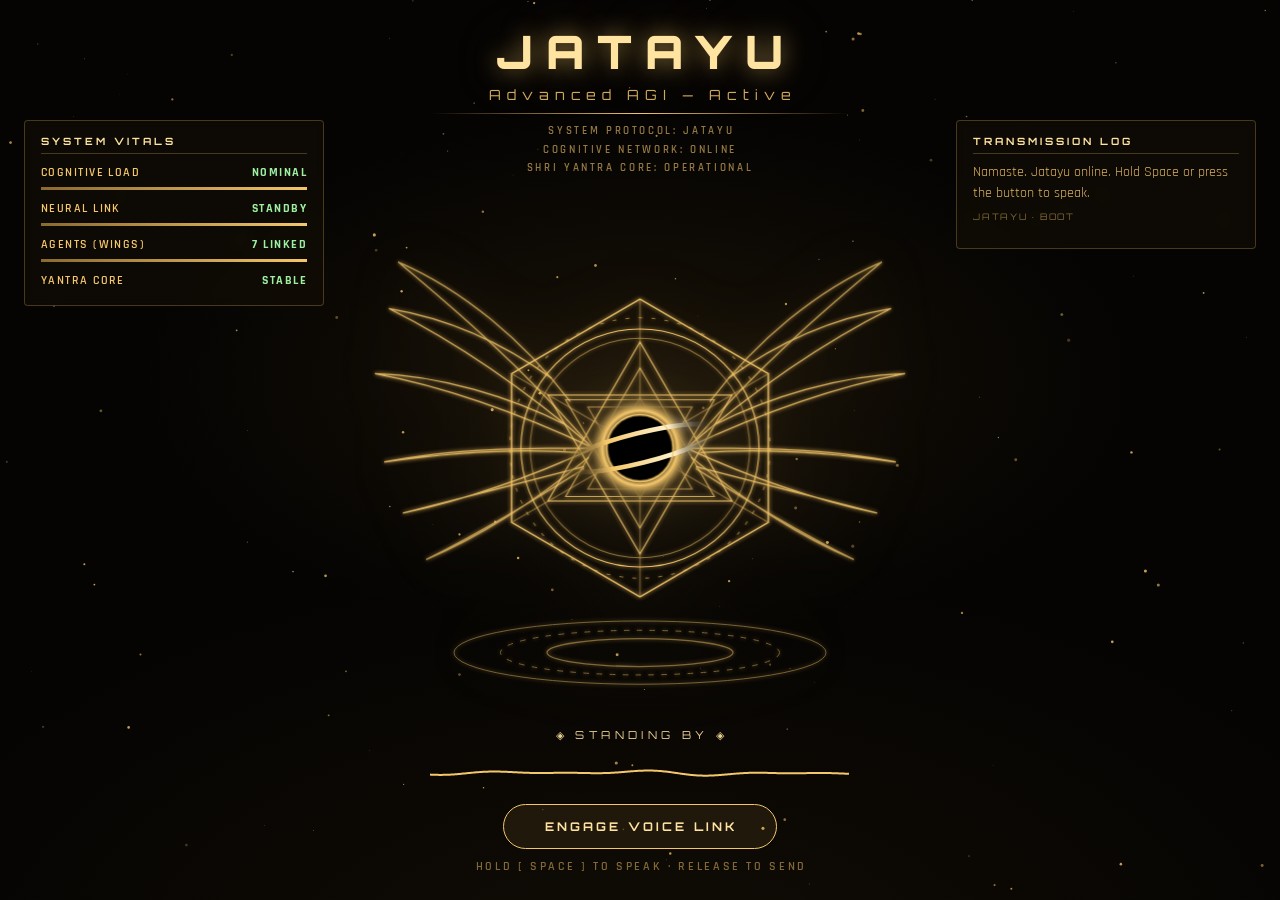
<file: design/jatayu_os.html>
<!DOCTYPE html>
<html lang="en">
<head>
<meta charset="UTF-8">
<meta name="viewport" content="width=device-width, initial-scale=1.0">
<title>JATAYU — Advanced AGI Interface</title>
<link rel="preconnect" href="https://fonts.googleapis.com">
<link href="https://fonts.googleapis.com/css2?family=Orbitron:wght@500;700;900&family=Rajdhani:wght@400;500;600;700&display=swap" rel="stylesheet">
<style>
:root{
  --gold:#f5c76a;
  --gold-bright:#ffe3a0;
  --gold-dim:#8a6a2f;
  --gold-faint:rgba(245,199,106,.14);
  --bg:#050403;
  --panel:rgba(20,15,6,.55);
  --line:rgba(245,199,106,.25);
  --danger:#ff6a4d;
  --ok:#9ef0a0;
}
*{margin:0;padding:0;box-sizing:border-box}
html,body{height:100%;overflow:hidden;background:var(--bg)}
body{
  font-family:'Rajdhani',sans-serif;color:var(--gold);
  display:flex;flex-direction:column;
  background:
    radial-gradient(ellipse 60% 45% at 50% 42%, rgba(120,85,25,.16), transparent 65%),
    radial-gradient(ellipse 90% 70% at 50% 110%, rgba(90,60,15,.14), transparent 70%),
    #050403;
}
canvas#stars{position:fixed;inset:0;z-index:0}

/* ---------- HEADER ---------- */
header{position:relative;z-index:3;text-align:center;padding:22px 0 4px;user-select:none}
header h1{
  font-family:'Orbitron',sans-serif;font-weight:900;font-size:clamp(28px,4vw,46px);
  letter-spacing:.28em;text-indent:.28em;color:var(--gold-bright);
  text-shadow:0 0 22px rgba(245,199,106,.55),0 0 60px rgba(245,199,106,.25);
}
header .sub{
  font-family:'Orbitron',sans-serif;font-size:clamp(10px,1.2vw,14px);
  letter-spacing:.42em;text-indent:.42em;margin-top:6px;color:var(--gold);
  opacity:.85;
}
header .proto{
  margin-top:8px;font-size:11px;letter-spacing:.24em;text-indent:.24em;
  line-height:1.7;opacity:.6;font-weight:600;text-transform:uppercase;
}
.rule{width:min(420px,60vw);height:1px;margin:10px auto 0;
  background:linear-gradient(90deg,transparent,var(--gold),transparent)}

/* ---------- STAGE ---------- */
#stage{position:relative;z-index:2;flex:1;display:flex;align-items:center;justify-content:center;min-height:0}
#emblem{width:min(62vh,560px);height:min(62vh,560px);position:relative;filter:drop-shadow(0 0 30px rgba(245,199,106,.25))}
#emblem svg{width:100%;height:100%;overflow:visible}

.spin-slow{transform-origin:300px 300px;animation:spin 90s linear infinite}
.spin-rev{transform-origin:300px 300px;animation:spinrev 60s linear infinite}
@keyframes spin{to{transform:rotate(360deg)}}
@keyframes spinrev{to{transform:rotate(-360deg)}}

.wing{opacity:.9;transition:opacity .6s, filter .6s}
.orb-glow{transition:all .5s}

/* orb state colors driven by body[data-state] */
body[data-state=idle]    { --orb:#f5c76a; --orb-pulse:2.6s }
body[data-state=listening]{ --orb:#7fd7ff; --orb-pulse:1.1s }
body[data-state=thinking] { --orb:#ffb14d; --orb-pulse:.55s }
body[data-state=speaking] { --orb:#ffe9b0; --orb-pulse:.9s }

#coreGlow{animation:corepulse var(--orb-pulse,2.6s) ease-in-out infinite}
@keyframes corepulse{
  0%,100%{opacity:.65;r:52}
  50%{opacity:1;r:60}
}
#accretion{transform-origin:300px 300px;animation:spin 7s linear infinite}

/* ---------- SIDE PANELS ---------- */
.panel{
  position:fixed;z-index:4;width:min(300px,26vw);
  background:var(--panel);border:1px solid var(--line);
  backdrop-filter:blur(6px);padding:14px 16px;border-radius:4px;
}
.panel h3{
  font-family:'Orbitron',sans-serif;font-size:10px;letter-spacing:.3em;
  color:var(--gold-bright);border-bottom:1px solid var(--line);
  padding-bottom:6px;margin-bottom:8px;text-transform:uppercase;
}
#panelStatus{left:24px;top:120px}
#panelLog{right:24px;top:120px;max-height:52vh;display:flex;flex-direction:column}
#log{overflow-y:auto;font-size:14px;line-height:1.5;scrollbar-width:thin;scrollbar-color:var(--gold-dim) transparent}
#log .u{color:var(--gold-bright);font-weight:600}
#log .j{color:var(--gold);opacity:.9;margin-bottom:10px}
#log .tag{font-family:'Orbitron',sans-serif;font-size:9px;letter-spacing:.2em;opacity:.55;display:block;margin-top:6px}

.stat{display:flex;justify-content:space-between;font-size:12px;letter-spacing:.12em;padding:3px 0;font-weight:600;text-transform:uppercase}
.stat b{color:var(--ok);font-weight:700}
.bar{height:3px;background:rgba(245,199,106,.12);margin:4px 0 8px;position:relative;overflow:hidden}
.bar i{position:absolute;inset:0;background:linear-gradient(90deg,var(--gold-dim),var(--gold));transform-origin:left;animation:barflux 4s ease-in-out infinite}
@keyframes barflux{0%,100%{transform:scaleX(.55)}50%{transform:scaleX(.92)}}

/* ---------- FOOTER / MIC ---------- */
footer{position:relative;z-index:4;padding:14px 0 26px;display:flex;flex-direction:column;align-items:center;gap:10px}
#waveform{width:min(420px,70vw);height:42px}
#micBtn{
  font-family:'Orbitron',sans-serif;letter-spacing:.25em;text-indent:.25em;font-size:12px;font-weight:700;
  color:var(--gold-bright);background:rgba(245,199,106,.08);
  border:1px solid var(--gold);border-radius:40px;padding:14px 38px;cursor:pointer;
  text-transform:uppercase;transition:all .25s;
}
#micBtn:hover{background:rgba(245,199,106,.18);box-shadow:0 0 24px rgba(245,199,106,.35)}
#micBtn:focus-visible{outline:2px solid var(--gold-bright);outline-offset:3px}
body[data-state=listening] #micBtn{color:#04202e;background:#7fd7ff;border-color:#7fd7ff;box-shadow:0 0 34px rgba(127,215,255,.6)}
#hint{font-size:12px;letter-spacing:.22em;text-indent:.22em;opacity:.5;text-transform:uppercase;font-weight:600}
#stateLabel{
  font-family:'Orbitron',sans-serif;font-size:11px;letter-spacing:.4em;text-indent:.4em;
  text-transform:uppercase;color:var(--gold-bright);opacity:.9;
}

@media (max-width:900px){
  #panelStatus,#panelLog{position:static;width:min(92vw,420px);margin:8px auto;max-height:22vh}
  body{overflow-y:auto}
  html,body{height:auto;min-height:100%}
}
@media (prefers-reduced-motion:reduce){
  *{animation-duration:0s !important}
}
</style>
</head>
<body data-state="idle">
<canvas id="stars"></canvas>

<header>
  <h1>JATAYU</h1>
  <div class="sub">Advanced AGI — Active</div>
  <div class="rule"></div>
  <div class="proto">
    System protocol: Jatayu<br>
    Cognitive network: <span id="netStat">Online</span><br>
    Shri Yantra core: Operational
  </div>
</header>

<div id="stage">
  <div id="emblem">
    <svg viewBox="0 0 600 600" xmlns="http://www.w3.org/2000/svg" aria-hidden="true">
      <defs>
        <radialGradient id="orbG" cx="50%" cy="50%">
          <stop offset="0%" stop-color="#000"/>
          <stop offset="55%" stop-color="#000"/>
          <stop offset="72%" stop-color="var(--orb,#f5c76a)"/>
          <stop offset="100%" stop-color="transparent"/>
        </radialGradient>
        <linearGradient id="ringG" x1="0" y1="0" x2="1" y2="0">
          <stop offset="0%" stop-color="transparent"/>
          <stop offset="30%" stop-color="var(--orb,#f5c76a)"/>
          <stop offset="70%" stop-color="#fff2cf"/>
          <stop offset="100%" stop-color="transparent"/>
        </linearGradient>
        <filter id="glow"><feGaussianBlur stdDeviation="2.2" result="b"/><feMerge><feMergeNode in="b"/><feMergeNode in="SourceGraphic"/></feMerge></filter>
        <filter id="glowBig"><feGaussianBlur stdDeviation="5" result="b"/><feMerge><feMergeNode in="b"/><feMergeNode in="SourceGraphic"/></feMerge></filter>
      </defs>

      <!-- WINGS -->
      <g class="wing" filter="url(#glow)" stroke="var(--gold)" fill="none" stroke-width="1.4">
        <g id="wingL">
          <path d="M250 300 C180 240 110 190 30 150 C90 160 150 185 205 225 M250 300 C175 265 95 235 15 220 C85 222 160 245 220 275 M250 300 C180 300 100 300 25 315 C95 305 170 300 235 305 M250 300 C185 330 115 355 45 370 C115 352 180 335 240 320"/>
          <path d="M240 290 C170 210 100 150 40 100 C110 130 175 185 225 250" opacity=".8"/>
          <path d="M245 310 C190 355 130 395 70 420 C135 388 195 350 240 322" opacity=".8"/>
        </g>
        <g id="wingR" transform="translate(600,0) scale(-1,1)">
          <use href="#wingL"/>
        </g>
      </g>

      <!-- HEX CUBE -->
      <g class="spin-slow" stroke="var(--gold)" fill="none" stroke-width="1.6" filter="url(#glow)" opacity=".9">
        <polygon points="300,140 438,220 438,380 300,460 162,380 162,220"/>
        <path d="M300 140 L300 300 M162 220 L300 300 M438 220 L300 300 M300 460 L300 300 M162 380 L300 300 M438 380 L300 300" opacity=".35"/>
      </g>

      <!-- SHRI YANTRA -->
      <g class="spin-rev" stroke="var(--gold)" fill="none" stroke-width="1.1" filter="url(#glow)" opacity=".95">
        <circle cx="300" cy="300" r="128"/>
        <circle cx="300" cy="300" r="118" opacity=".5"/>
        <!-- upward triangles -->
        <polygon points="300,186 399,357 201,357"/>
        <polygon points="300,214 380,352 220,352" opacity=".8"/>
        <polygon points="300,246 356,344 244,344" opacity=".6"/>
        <!-- downward triangles -->
        <polygon points="300,414 201,243 399,243"/>
        <polygon points="300,386 220,248 380,248" opacity=".8"/>
        <polygon points="300,354 244,256 356,256" opacity=".6"/>
        <!-- petals -->
        <g opacity=".55">
          <circle cx="300" cy="300" r="140" stroke-dasharray="4 10"/>
        </g>
      </g>

      <!-- BLACK HOLE ORB -->
      <g filter="url(#glowBig)">
        <circle id="coreGlow" class="orb-glow" cx="300" cy="300" r="56" fill="url(#orbG)"/>
        <circle cx="300" cy="300" r="34" fill="#000"/>
        <g id="accretion">
          <ellipse cx="300" cy="300" rx="86" ry="16" fill="none" stroke="url(#ringG)" stroke-width="5" transform="rotate(-14 300 300)"/>
        </g>
        <circle cx="300" cy="300" r="36" fill="none" stroke="var(--orb,#f5c76a)" stroke-width="1.5" opacity=".9"/>
      </g>

      <!-- BASE PLATFORM -->
      <g stroke="var(--gold)" fill="none" opacity=".5" filter="url(#glow)">
        <ellipse cx="300" cy="520" rx="200" ry="34" stroke-width="1"/>
        <ellipse cx="300" cy="520" rx="150" ry="24" stroke-dasharray="6 8" stroke-width="1"/>
        <ellipse cx="300" cy="520" rx="100" ry="15" stroke-width="1.4"/>
      </g>
    </svg>
  </div>
</div>

<aside class="panel" id="panelStatus">
  <h3>System Vitals</h3>
  <div class="stat"><span>Cognitive Load</span><b>Nominal</b></div><div class="bar"><i></i></div>
  <div class="stat"><span>Neural Link</span><b id="micStat">Standby</b></div><div class="bar"><i style="animation-delay:-1.4s"></i></div>
  <div class="stat"><span>Agents (Wings)</span><b>7 Linked</b></div><div class="bar"><i style="animation-delay:-2.6s"></i></div>
  <div class="stat"><span>Yantra Core</span><b>Stable</b></div>
</aside>

<aside class="panel" id="panelLog">
  <h3>Transmission Log</h3>
  <div id="log"><div class="j">Namaste. Jatayu online. Hold Space or press the button to speak.<span class="tag">JATAYU · BOOT</span></div></div>
</aside>

<footer>
  <div id="stateLabel">◈ Standing By ◈</div>
  <canvas id="waveform"></canvas>
  <button id="micBtn" aria-label="Push to talk">Engage Voice Link</button>
  <div id="hint">Hold [ Space ] to speak · release to send</div>
</footer>

<script>
/* =============== STARFIELD =============== */
const sc=document.getElementById('stars'),sx=sc.getContext('2d');let stars=[];
function sizeStars(){sc.width=innerWidth;sc.height=innerHeight;stars=Array.from({length:160},()=>({x:Math.random()*sc.width,y:Math.random()*sc.height,r:Math.random()*1.4+.2,p:Math.random()*Math.PI*2,s:.5+Math.random()}));}
sizeStars();addEventListener('resize',sizeStars);
(function loop(t){sx.clearRect(0,0,sc.width,sc.height);for(const st of stars){const a=.25+.55*Math.abs(Math.sin(t/1000*st.s+st.p));sx.fillStyle=`rgba(245,199,106,${a})`;sx.beginPath();sx.arc(st.x,st.y,st.r,0,7);sx.fill();}requestAnimationFrame(loop);})(0);

/* =============== STATE =============== */
const body=document.body,label=document.getElementById('stateLabel'),micStat=document.getElementById('micStat');
const LABELS={idle:'◈ Standing By ◈',listening:'◈ Listening ◈',thinking:'◈ Processing ◈',speaking:'◈ Responding ◈'};
function setState(s){body.dataset.state=s;label.textContent=LABELS[s];micStat.textContent=s==='idle'?'Standby':s.charAt(0).toUpperCase()+s.slice(1);}

/* =============== LOG =============== */
const log=document.getElementById('log');
function addLog(text,who){const d=document.createElement('div');d.className=who;d.innerHTML=`${text}<span class="tag">${who==='u'?'OPERATOR':'JATAYU'} · ${new Date().toLocaleTimeString()}</span>`;log.appendChild(d);log.scrollTop=log.scrollHeight;}

/* =============== WAVEFORM =============== */
const wc=document.getElementById('waveform'),wx=wc.getContext('2d');
function sizeWave(){wc.width=wc.clientWidth*devicePixelRatio;wc.height=wc.clientHeight*devicePixelRatio;}
sizeWave();addEventListener('resize',sizeWave);
(function wave(t){
  wx.clearRect(0,0,wc.width,wc.height);
  const st=body.dataset.state,amp=st==='listening'?.9:st==='speaking'?.7:st==='thinking'?.4:.15;
  wx.strokeStyle=getComputedStyle(body).getPropertyValue('--orb')||'#f5c76a';wx.lineWidth=2;wx.beginPath();
  for(let x=0;x<wc.width;x++){const y=wc.height/2+Math.sin(x/22+t/140)*Math.sin(x/90+t/300)*wc.height/2*amp*Math.sin(t/220+x/60);x?wx.lineTo(x,y):wx.moveTo(x,y);}
  wx.stroke();requestAnimationFrame(wave);
})(0);

/* =============== BRAIN (swap this seam for your backend) =============== */
async function sendToBrain(text){
  // ── SEAM: replace with fetch('http://localhost:PORT/jatayu', {method:'POST', body: JSON.stringify({text})})
  await new Promise(r=>setTimeout(r,1400)); // simulate thinking
  const t=text.toLowerCase();
  if(/time|samay/.test(t)) return `The time is ${new Date().toLocaleTimeString()}.`;
  if(/date|din/.test(t)) return `Today is ${new Date().toDateString()}.`;
  if(/who are you|kaun/.test(t)) return 'I am Jatayu — your winged sentinel. My wings are your connected agents; my core, the Shri Yantra, holds your intent.';
  if(/hello|namaste|hi\b/.test(t)) return 'Namaste, Sujay. All systems operational. How may I serve?';
  if(/status|report/.test(t)) return 'Cognitive network online. Seven agent wings linked. Yantra core stable. Awaiting directives.';
  return `Acknowledged: "${text}". Directive queued to the Brain. Connect me to your backend seam to unlock full cognition.`;
}

/* =============== TTS =============== */
function speak(text){
  return new Promise(res=>{
    if(!('speechSynthesis'in window)){res();return;}
    const u=new SpeechSynthesisUtterance(text);
    u.rate=1;u.pitch=.9;
    const vs=speechSynthesis.getVoices();
    u.voice=vs.find(v=>/en-IN|en-GB/.test(v.lang))||vs[0]||null;
    u.onend=res;u.onerror=res;
    speechSynthesis.speak(u);
  });
}

/* =============== STT (Web Speech API) =============== */
const SR=window.SpeechRecognition||window.webkitSpeechRecognition;
let rec=null,listening=false;
if(SR){
  rec=new SR();rec.lang='en-IN';rec.interimResults=false;rec.maxAlternatives=1;
  rec.onresult=async e=>{
    const text=e.results[0][0].transcript.trim();
    if(!text)return;
    addLog(text,'u');
    setState('thinking');
    const reply=await sendToBrain(text);
    addLog(reply,'j');
    setState('speaking');
    await speak(reply);
    setState('idle');
  };
  rec.onerror=e=>{listening=false;setState('idle');if(e.error==='not-allowed')addLog('Microphone access denied. Allow mic permission and try again.','j');};
  rec.onend=()=>{listening=false;if(body.dataset.state==='listening')setState('thinking'),setTimeout(()=>{if(body.dataset.state==='thinking'&&!speechSynthesis.speaking)setState('idle')},2500);};
}else{
  addLog('This browser lacks the Web Speech API. Use Chrome/Edge, or wire the mic button to your Whisper backend.','j');
}

function startListening(){
  if(!rec||listening)return;
  try{speechSynthesis.cancel();rec.start();listening=true;setState('listening');}catch(_){}
}
function stopListening(){
  if(!rec||!listening)return;
  try{rec.stop();}catch(_){}
}

/* push-to-talk: Space */
addEventListener('keydown',e=>{if(e.code==='Space'&&!e.repeat&&document.activeElement.tagName!=='INPUT'){e.preventDefault();startListening();}});
addEventListener('keyup',e=>{if(e.code==='Space'){e.preventDefault();stopListening();}});

/* button: press-and-hold or click-toggle */
const micBtn=document.getElementById('micBtn');
micBtn.addEventListener('mousedown',startListening);
micBtn.addEventListener('mouseup',stopListening);
micBtn.addEventListener('touchstart',e=>{e.preventDefault();startListening()},{passive:false});
micBtn.addEventListener('touchend',e=>{e.preventDefault();stopListening()},{passive:false});

/* preload voices */
if('speechSynthesis'in window)speechSynthesis.getVoices();
</script>
</body>
</html>
</file>
